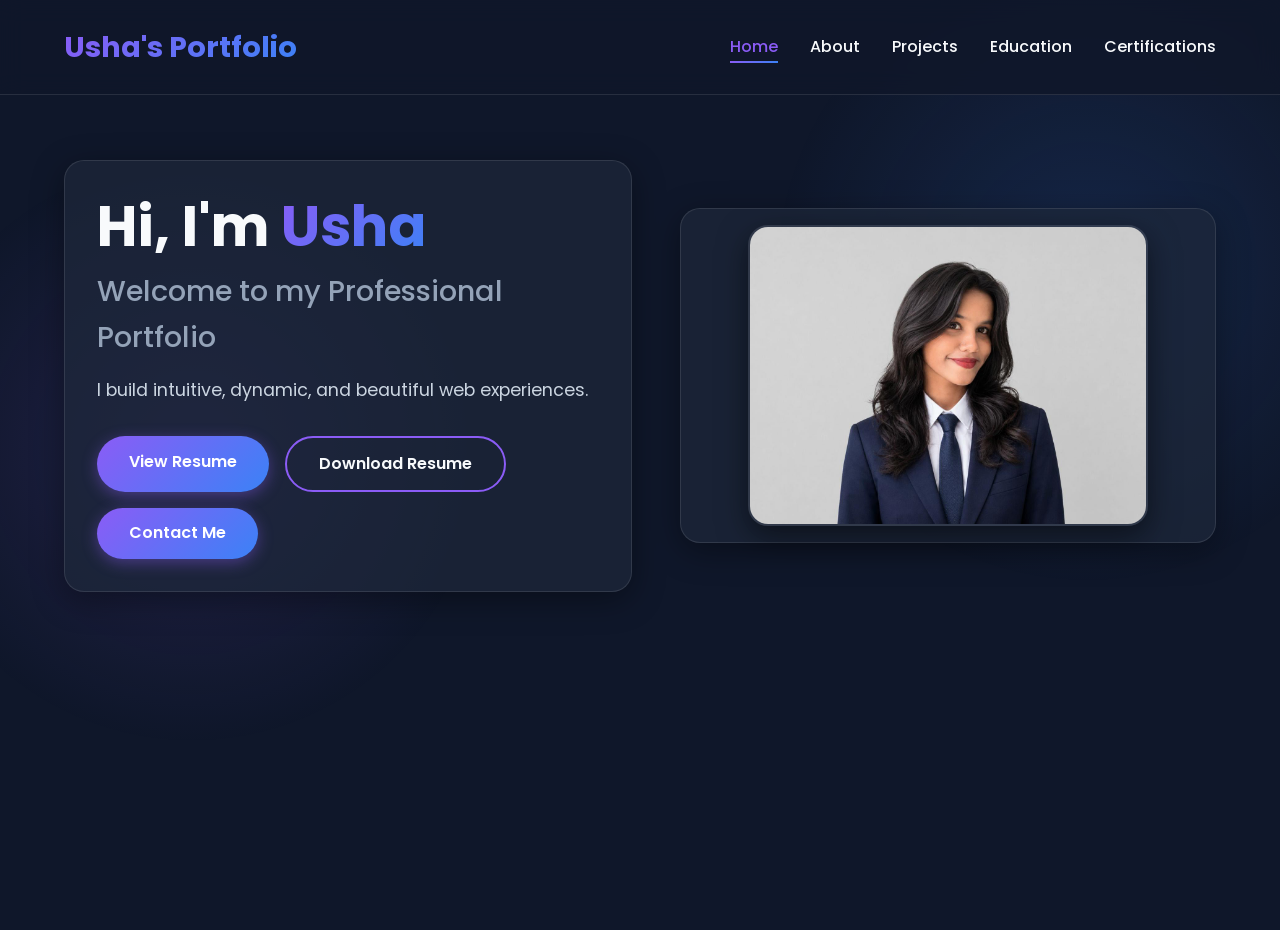
<file: index.html>
<!DOCTYPE html>
<html lang="en">
<head>
    <meta charset="UTF-8">
    <meta name="viewport" content="width=device-width, initial-scale=1.0">
    <title>Professional Portfolio | Home</title>
    <link rel="stylesheet" href="styles.css">
    <script src="script.js" defer></script>
</head>
<body>
    <div class="bg-animation"></div>
    
    <header>
        <a href="index.html" class="logo">Usha's Portfolio</a>
        <nav>
            <ul>
                <li><a href="index.html">Home</a></li>
                <li><a href="about.html">About</a></li>
                <li><a href="projects.html">Projects</a></li>
                <li><a href="education.html">Education</a></li>
                <li><a href="certifications.html">Certifications</a></li>
            </ul>
        </nav>
        <div class="hamburger">
            <div></div>
            <div></div>
            <div></div>
        </div>
    </header>

    <main class="page-container hero-section fade-in">
        <div class="hero-content">
            <div class="hero-text glass-card fade-in delay-1">
                <h1>Hi, I'm <span class="highlight">Usha</span></h1>
                <h2>Welcome to my Professional Portfolio</h2>
                <p>I build intuitive, dynamic, and beautiful web experiences.</p>
                
                <div class="hero-actions">
                    <a href="resume.jpeg" class="btn" target="_blank">View Resume</a>
                    <a href="resume.jpeg" class="btn btn-outline" download="Usha_Resume">Download Resume</a>
                    <a href="mailto:contact@example.com" class="btn">Contact Me</a>
                </div>
            </div>
            
            <div class="hero-image glass-card fade-in delay-2">
                <img src="photo.jpeg" alt="Usha's Profile Photo" />
            </div>
        </div>
    </main>
</body>
</html>
</file>
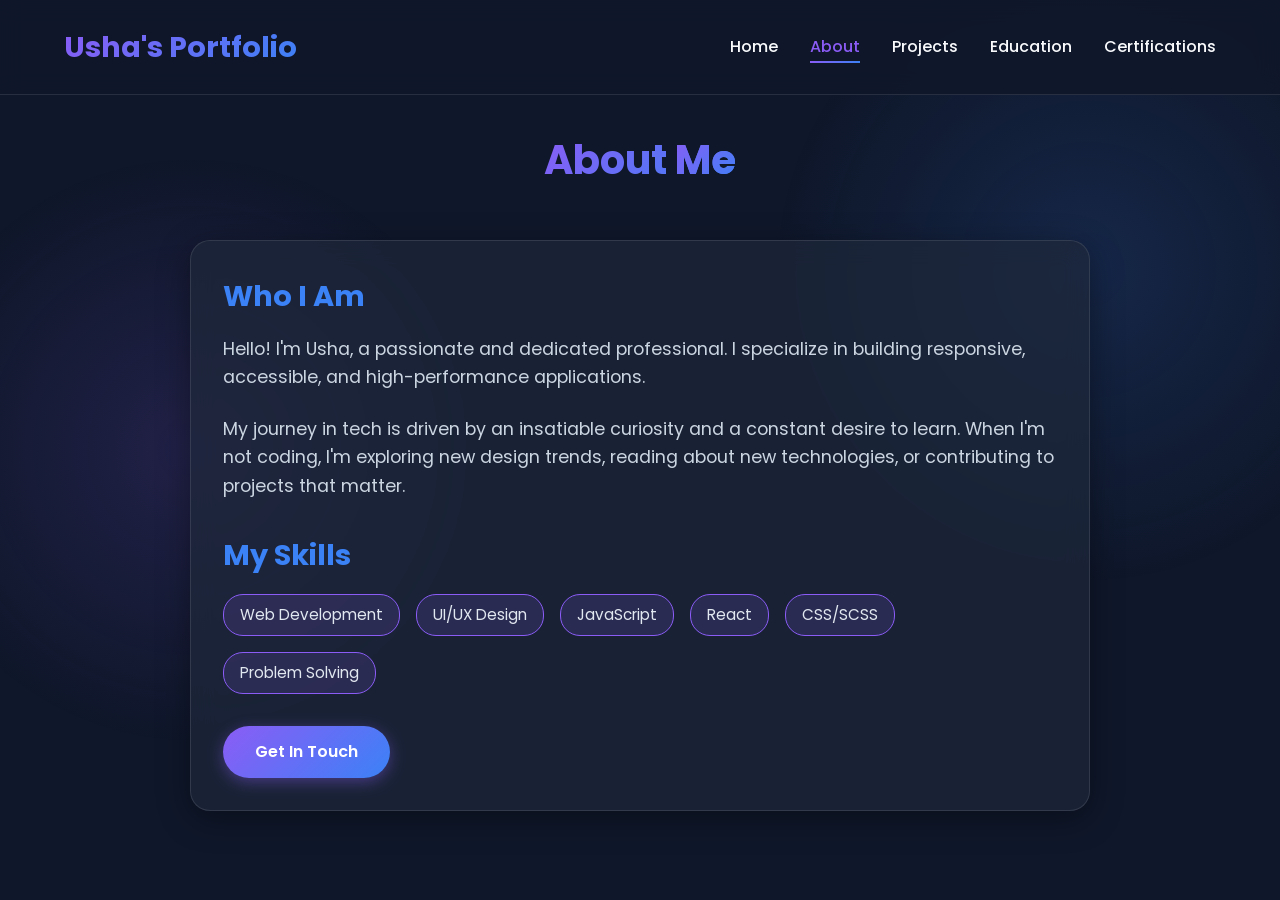
<file: about.html>
<!DOCTYPE html>
<html lang="en">
<head>
    <meta charset="UTF-8">
    <meta name="viewport" content="width=device-width, initial-scale=1.0">
    <title>Professional Portfolio | About</title>
    <link rel="stylesheet" href="styles.css">
    <script src="script.js" defer></script>
</head>
<body>
    <div class="bg-animation"></div>
    
    <header>
        <a href="index.html" class="logo">Usha's Portfolio</a>
        <nav>
            <ul>
                <li><a href="index.html">Home</a></li>
                <li><a href="about.html" class="active">About</a></li>
                <li><a href="projects.html">Projects</a></li>
                <li><a href="education.html">Education</a></li>
                <li><a href="certifications.html">Certifications</a></li>
            </ul>
        </nav>
        <div class="hamburger">
            <div></div>
            <div></div>
            <div></div>
        </div>
    </header>

    <main class="page-container fade-in">
        <h1 class="section-title">About <span class="highlight">Me</span></h1>
        
        <div class="about-content">
            <div class="about-text glass-card fade-in delay-1">
                <h3>Who I Am</h3>
                <p>Hello! I'm Usha, a passionate and dedicated professional. I specialize in building responsive, accessible, and high-performance applications.</p>
                <p>My journey in tech is driven by an insatiable curiosity and a constant desire to learn. When I'm not coding, I'm exploring new design trends, reading about new technologies, or contributing to projects that matter.</p>
                
                <div class="skills-section mt-4">
                    <h3>My Skills</h3>
                    <div class="skills-grid">
                        <span class="skill-tag">Web Development</span>
                        <span class="skill-tag">UI/UX Design</span>
                        <span class="skill-tag">JavaScript</span>
                        <span class="skill-tag">React</span>
                        <span class="skill-tag">CSS/SCSS</span>
                        <span class="skill-tag">Problem Solving</span>
                    </div>
                </div>
                
                <div class="mt-4">
                    <a href="mailto:contact@example.com" class="btn">Get In Touch</a>
                </div>
            </div>
        </div>
    </main>
</body>
</html>
</file>
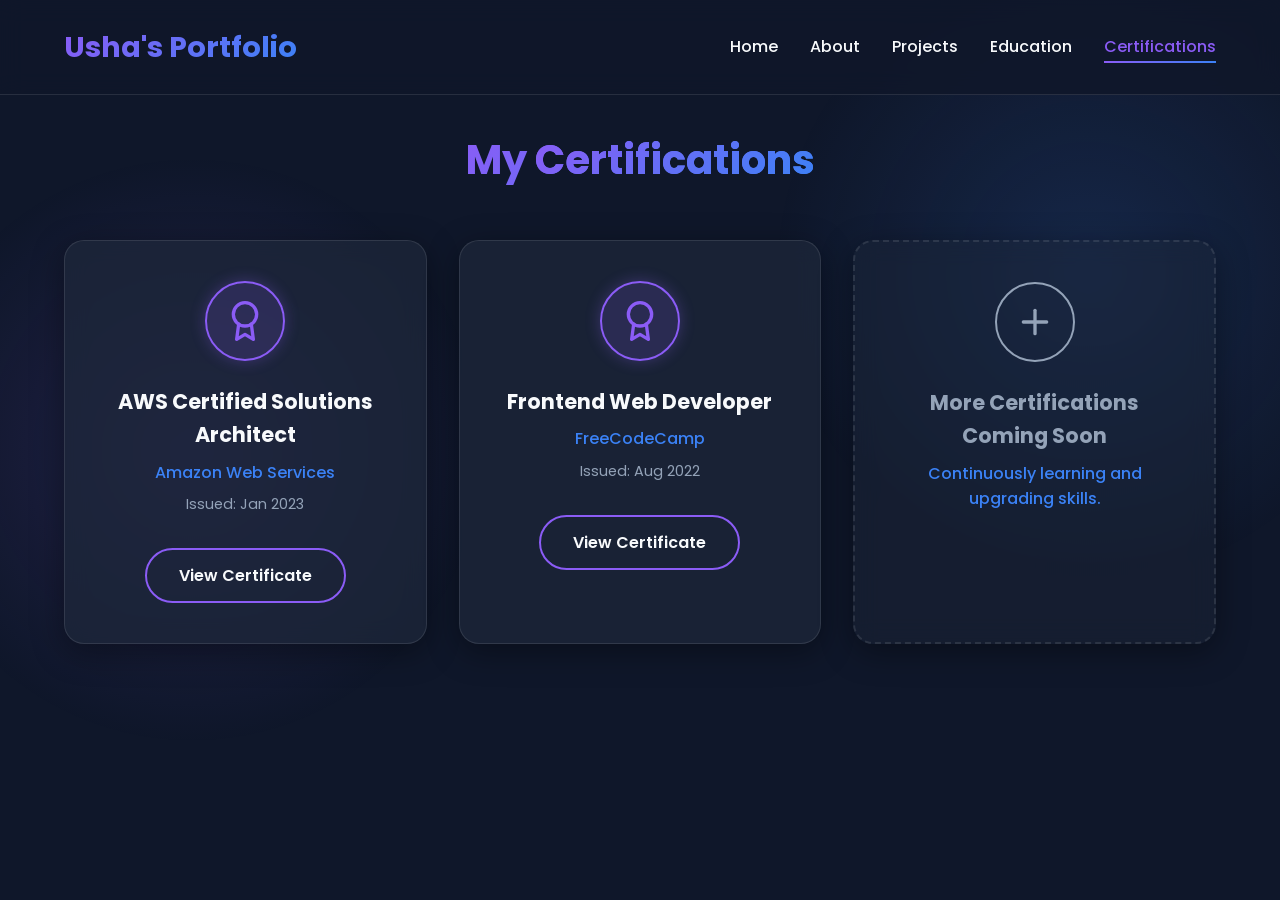
<file: certifications.html>
<!DOCTYPE html>
<html lang="en">
<head>
    <meta charset="UTF-8">
    <meta name="viewport" content="width=device-width, initial-scale=1.0">
    <title>Professional Portfolio | Certifications</title>
    <link rel="stylesheet" href="styles.css">
    <script src="script.js" defer></script>
</head>
<body>
    <div class="bg-animation"></div>
    
    <header>
        <a href="index.html" class="logo">Usha's Portfolio</a>
        <nav>
            <ul>
                <li><a href="index.html">Home</a></li>
                <li><a href="about.html">About</a></li>
                <li><a href="projects.html">Projects</a></li>
                <li><a href="education.html">Education</a></li>
                <li><a href="certifications.html" class="active">Certifications</a></li>
            </ul>
        </nav>
        <div class="hamburger">
            <div></div>
            <div></div>
            <div></div>
        </div>
    </header>

    <main class="page-container fade-in">
        <h1 class="section-title">My <span class="highlight">Certifications</span></h1>
        
        <div class="certifications-grid">
            <!-- Certification 1 -->
            <div class="glass-card cert-card fade-in delay-1">
                <div class="cert-icon">
                    <svg viewBox="0 0 24 24" width="40" height="40" stroke="currentColor" stroke-width="2" fill="none" stroke-linecap="round" stroke-linejoin="round">
                        <circle cx="12" cy="8" r="7"></circle>
                        <polyline points="8.21 13.89 7 23 12 20 17 23 15.79 13.88"></polyline>
                    </svg>
                </div>
                <h3>AWS Certified Solutions Architect</h3>
                <p>Amazon Web Services</p>
                <div class="cert-date">Issued: Jan 2023</div>
                <div class="cert-actions mt-4">
                    <a href="#" class="btn btn-outline">View Certificate</a>
                </div>
            </div>

            <!-- Certification 2 -->
            <div class="glass-card cert-card fade-in delay-2">
                <div class="cert-icon">
                    <svg viewBox="0 0 24 24" width="40" height="40" stroke="currentColor" stroke-width="2" fill="none" stroke-linecap="round" stroke-linejoin="round">
                        <circle cx="12" cy="8" r="7"></circle>
                        <polyline points="8.21 13.89 7 23 12 20 17 23 15.79 13.88"></polyline>
                    </svg>
                </div>
                <h3>Frontend Web Developer</h3>
                <p>FreeCodeCamp</p>
                <div class="cert-date">Issued: Aug 2022</div>
                <div class="cert-actions mt-4">
                    <a href="#" class="btn btn-outline">View Certificate</a>
                </div>
            </div>
            
            <!-- Certification Placeholder -->
            <div class="glass-card cert-card cert-placeholder fade-in delay-3">
                <div class="cert-icon">
                    <svg viewBox="0 0 24 24" width="40" height="40" stroke="currentColor" stroke-width="2" fill="none" stroke-linecap="round" stroke-linejoin="round">
                        <line x1="12" y1="5" x2="12" y2="19"></line>
                        <line x1="5" y1="12" x2="19" y2="12"></line>
                    </svg>
                </div>
                <h3>More Certifications Coming Soon</h3>
                <p>Continuously learning and upgrading skills.</p>
            </div>
        </div>
    </main>
</body>
</html>
</file>
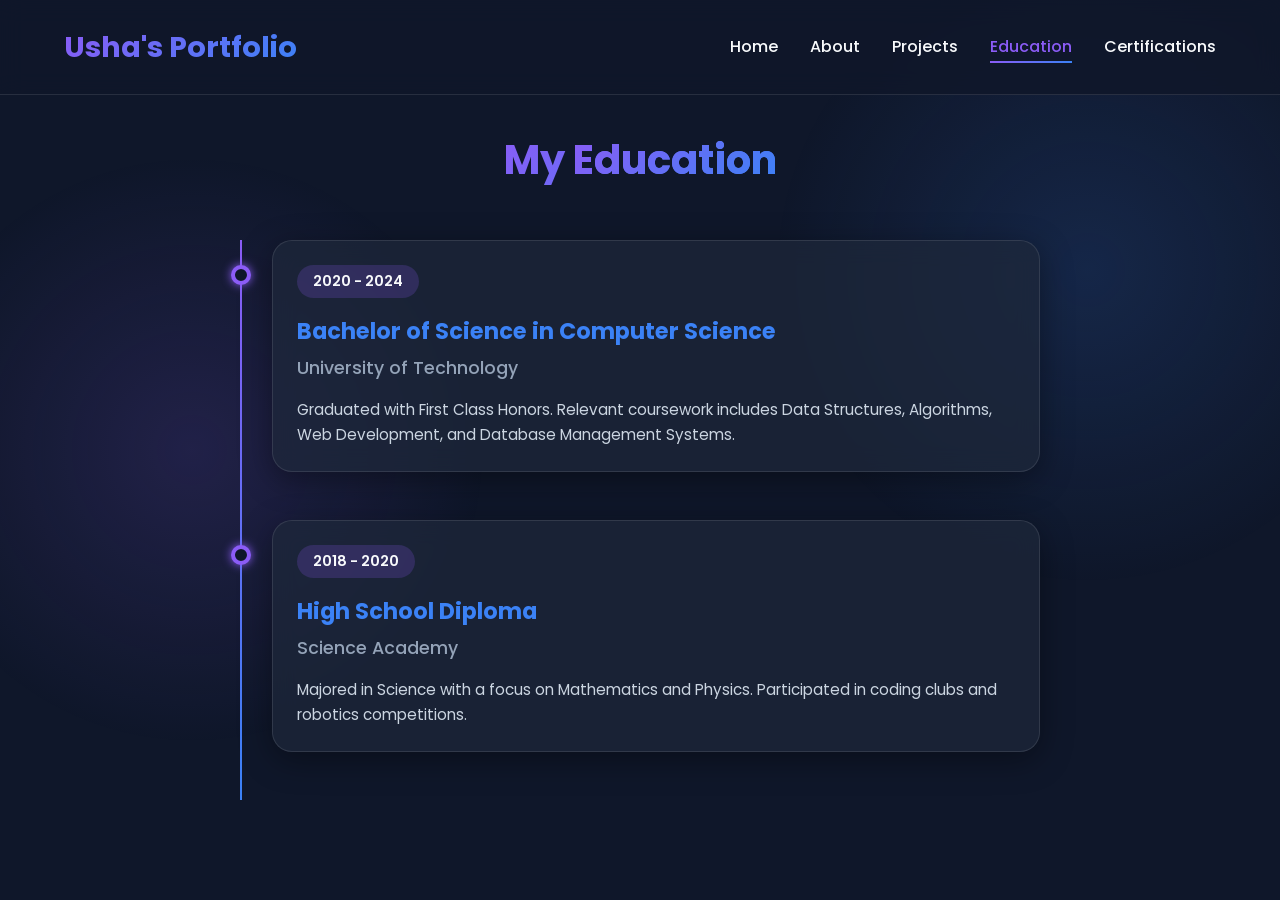
<file: education.html>
<!DOCTYPE html>
<html lang="en">
<head>
    <meta charset="UTF-8">
    <meta name="viewport" content="width=device-width, initial-scale=1.0">
    <title>Professional Portfolio | Education</title>
    <link rel="stylesheet" href="styles.css">
    <script src="script.js" defer></script>
</head>
<body>
    <div class="bg-animation"></div>
    
    <header>
        <a href="index.html" class="logo">Usha's Portfolio</a>
        <nav>
            <ul>
                <li><a href="index.html">Home</a></li>
                <li><a href="about.html">About</a></li>
                <li><a href="projects.html">Projects</a></li>
                <li><a href="education.html" class="active">Education</a></li>
                <li><a href="certifications.html">Certifications</a></li>
            </ul>
        </nav>
        <div class="hamburger">
            <div></div>
            <div></div>
            <div></div>
        </div>
    </header>

    <main class="page-container fade-in">
        <h1 class="section-title">My <span class="highlight">Education</span></h1>
        
        <div class="timeline">
            <!-- Education Item 1 -->
            <div class="timeline-item glass-card fade-in delay-1">
                <div class="timeline-dot"></div>
                <div class="timeline-date">2020 - 2024</div>
                <div class="timeline-content">
                    <h3>Bachelor of Science in Computer Science</h3>
                    <h4>University of Technology</h4>
                    <p>Graduated with First Class Honors. Relevant coursework includes Data Structures, Algorithms, Web Development, and Database Management Systems.</p>
                </div>
            </div>

            <!-- Education Item 2 -->
            <div class="timeline-item glass-card fade-in delay-2">
                <div class="timeline-dot"></div>
                <div class="timeline-date">2018 - 2020</div>
                <div class="timeline-content">
                    <h3>High School Diploma</h3>
                    <h4>Science Academy</h4>
                    <p>Majored in Science with a focus on Mathematics and Physics. Participated in coding clubs and robotics competitions.</p>
                </div>
            </div>
        </div>
    </main>
</body>
</html>
</file>
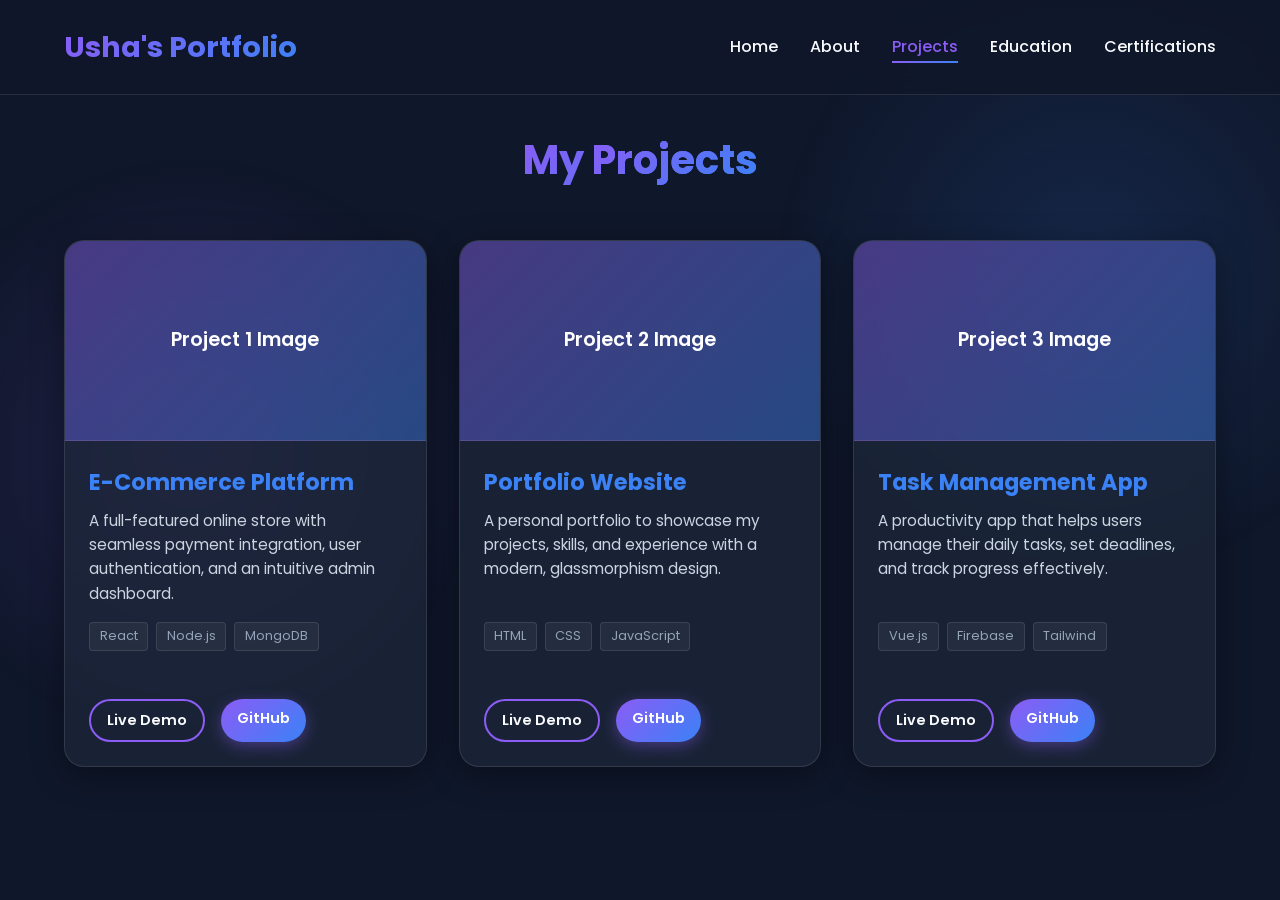
<file: projects.html>
<!DOCTYPE html>
<html lang="en">
<head>
    <meta charset="UTF-8">
    <meta name="viewport" content="width=device-width, initial-scale=1.0">
    <title>Professional Portfolio | Projects</title>
    <link rel="stylesheet" href="styles.css">
    <script src="script.js" defer></script>
</head>
<body>
    <div class="bg-animation"></div>
    
    <header>
        <a href="index.html" class="logo">Usha's Portfolio</a>
        <nav>
            <ul>
                <li><a href="index.html">Home</a></li>
                <li><a href="about.html">About</a></li>
                <li><a href="projects.html" class="active">Projects</a></li>
                <li><a href="education.html">Education</a></li>
                <li><a href="certifications.html">Certifications</a></li>
            </ul>
        </nav>
        <div class="hamburger">
            <div></div>
            <div></div>
            <div></div>
        </div>
    </header>

    <main class="page-container fade-in">
        <h1 class="section-title">My <span class="highlight">Projects</span></h1>
        
        <div class="projects-grid">
            <!-- Project 1 -->
            <div class="glass-card project-card fade-in delay-1">
                <div class="project-image placeholder-img">
                    <span>Project 1 Image</span>
                </div>
                <div class="project-info">
                    <h3>E-Commerce Platform</h3>
                    <p>A full-featured online store with seamless payment integration, user authentication, and an intuitive admin dashboard.</p>
                    <div class="project-tech">
                        <span>React</span>
                        <span>Node.js</span>
                        <span>MongoDB</span>
                    </div>
                    <div class="project-links mt-4">
                        <a href="#" class="btn btn-outline">Live Demo</a>
                        <a href="#" class="btn">GitHub</a>
                    </div>
                </div>
            </div>

            <!-- Project 2 -->
            <div class="glass-card project-card fade-in delay-2">
                <div class="project-image placeholder-img">
                    <span>Project 2 Image</span>
                </div>
                <div class="project-info">
                    <h3>Portfolio Website</h3>
                    <p>A personal portfolio to showcase my projects, skills, and experience with a modern, glassmorphism design.</p>
                    <div class="project-tech">
                        <span>HTML</span>
                        <span>CSS</span>
                        <span>JavaScript</span>
                    </div>
                    <div class="project-links mt-4">
                        <a href="#" class="btn btn-outline">Live Demo</a>
                        <a href="#" class="btn">GitHub</a>
                    </div>
                </div>
            </div>

            <!-- Project 3 -->
            <div class="glass-card project-card fade-in delay-3">
                <div class="project-image placeholder-img">
                    <span>Project 3 Image</span>
                </div>
                <div class="project-info">
                    <h3>Task Management App</h3>
                    <p>A productivity app that helps users manage their daily tasks, set deadlines, and track progress effectively.</p>
                    <div class="project-tech">
                        <span>Vue.js</span>
                        <span>Firebase</span>
                        <span>Tailwind</span>
                    </div>
                    <div class="project-links mt-4">
                        <a href="#" class="btn btn-outline">Live Demo</a>
                        <a href="#" class="btn">GitHub</a>
                    </div>
                </div>
            </div>
        </div>
    </main>
</body>
</html>
</file>
<file: styles.css>
@import url('https://fonts.googleapis.com/css2?family=Poppins:wght@300;400;500;600;700&display=swap');

:root {
  --bg-color: #0f172a;
  --text-color: #f8fafc;
  --text-muted: #94a3b8;
  --card-bg: rgba(30, 41, 59, 0.7);
  --primary: #8b5cf6;
  --secondary: #3b82f6;
  --accent-gradient: linear-gradient(135deg, var(--primary), var(--secondary));
  --border-color: rgba(255, 255, 255, 0.1);
  --glass-shadow: 0 8px 32px 0 rgba(0, 0, 0, 0.37);
  --glass-blur: blur(12px);
}

* {
  margin: 0;
  padding: 0;
  box-sizing: border-box;
  font-family: 'Poppins', sans-serif;
}

body {
  background-color: var(--bg-color);
  color: var(--text-color);
  overflow-x: hidden;
  line-height: 1.6;
}

/* Background Animation */
.bg-animation {
  position: fixed;
  top: 0;
  left: 0;
  width: 100vw;
  height: 100vh;
  z-index: -1;
  background: radial-gradient(circle at 15% 50%, rgba(139, 92, 246, 0.15), transparent 25%),
              radial-gradient(circle at 85% 30%, rgba(59, 130, 246, 0.15), transparent 25%);
  animation: pulseBg 10s infinite alternate;
}

@keyframes pulseBg {
  0% { transform: scale(1); }
  100% { transform: scale(1.1); }
}

/* Navbar */
header {
  position: fixed;
  top: 0;
  width: 100%;
  padding: 1.5rem 5%;
  display: flex;
  justify-content: space-between;
  align-items: center;
  z-index: 1000;
  background: rgba(15, 23, 42, 0.8);
  backdrop-filter: var(--glass-blur);
  border-bottom: 1px solid var(--border-color);
  transition: padding 0.3s ease;
}

header.scrolled {
  padding: 1rem 5%;
}

.logo {
  font-size: 1.8rem;
  font-weight: 700;
  background: var(--accent-gradient);
  -webkit-background-clip: text;
  -webkit-text-fill-color: transparent;
  text-decoration: none;
}

nav ul {
  display: flex;
  list-style: none;
  gap: 2rem;
}

nav a {
  color: var(--text-color);
  text-decoration: none;
  font-weight: 500;
  position: relative;
  transition: color 0.3s;
}

nav a:hover, nav a.active {
  color: var(--primary);
}

nav a::after {
  content: '';
  position: absolute;
  width: 0;
  height: 2px;
  background: var(--accent-gradient);
  bottom: -5px;
  left: 0;
  transition: width 0.3s ease;
}

nav a:hover::after, nav a.active::after {
  width: 100%;
}

.hamburger {
  display: none;
  cursor: pointer;
  flex-direction: column;
  gap: 5px;
}

.hamburger div {
  width: 25px;
  height: 3px;
  background-color: var(--text-color);
  transition: 0.3s;
}

/* Page Layout */
.page-container {
  min-height: 100vh;
  padding: 8rem 5% 4rem;
  display: flex;
  flex-direction: column;
  align-items: center;
}

.section-title {
  font-size: 2.5rem;
  margin-bottom: 3rem;
  text-align: center;
  background: var(--accent-gradient);
  -webkit-background-clip: text;
  -webkit-text-fill-color: transparent;
}

/* Buttons */
.btn {
  display: inline-block;
  padding: 0.8rem 2rem;
  border-radius: 30px;
  background: var(--accent-gradient);
  color: white;
  text-decoration: none;
  font-weight: 600;
  border: none;
  cursor: pointer;
  transition: transform 0.3s, box-shadow 0.3s;
  box-shadow: 0 4px 15px rgba(139, 92, 246, 0.4);
}

.btn:hover {
  transform: translateY(-3px);
  box-shadow: 0 8px 25px rgba(139, 92, 246, 0.6);
}

.btn-outline {
  background: transparent;
  border: 2px solid var(--primary);
  color: var(--text-color);
  box-shadow: none;
}

.btn-outline:hover {
  background: var(--accent-gradient);
  border-color: transparent;
  color: white;
}

/* Cards & Glassmorphism */
.glass-card {
  background: var(--card-bg);
  backdrop-filter: var(--glass-blur);
  border: 1px solid var(--border-color);
  border-radius: 20px;
  padding: 2rem;
  box-shadow: var(--glass-shadow);
  transition: transform 0.3s ease;
}

.glass-card:hover {
  transform: translateY(-10px);
}

/* Animations */
.fade-in {
  opacity: 0;
  transform: translateY(30px);
  animation: fadeIn 0.8s forwards;
}

@keyframes fadeIn {
  to {
    opacity: 1;
    transform: translateY(0);
  }
}

.delay-1 { animation-delay: 0.2s; }
.delay-2 { animation-delay: 0.4s; }
.delay-3 { animation-delay: 0.6s; }

/* Responsive */
@media (max-width: 768px) {
  .hamburger {
    display: flex;
  }
  
  nav ul {
    position: fixed;
    top: 70px;
    right: -100%;
    flex-direction: column;
    background: var(--card-bg);
    backdrop-filter: var(--glass-blur);
    width: 100%;
    text-align: center;
    padding: 2rem 0;
    transition: right 0.3s ease;
    border-bottom: 1px solid var(--border-color);
  }
  
  nav ul.show {
    right: 0;
  }
}

/* Hero Section */
.hero-content {
  display: flex;
  align-items: center;
  justify-content: space-between;
  gap: 3rem;
  width: 100%;
  max-width: 1200px;
  margin-top: 2rem;
}

.hero-text {
  flex: 1;
}

.hero-text h1 {
  font-size: 3.5rem;
  margin-bottom: 0.5rem;
  line-height: 1.2;
}

.highlight {
  background: var(--accent-gradient);
  -webkit-background-clip: text;
  -webkit-text-fill-color: transparent;
}

.hero-text h2 {
  font-size: 1.8rem;
  color: var(--text-muted);
  margin-bottom: 1rem;
  font-weight: 500;
}

.hero-text p {
  font-size: 1.1rem;
  margin-bottom: 2rem;
  color: #cbd5e1;
}

.hero-actions {
  display: flex;
  gap: 1rem;
  flex-wrap: wrap;
}

.hero-image {
  flex: 1;
  display: flex;
  justify-content: center;
  align-items: center;
  padding: 1rem;
}

.hero-image img {
  width: 100%;
  max-width: 400px;
  border-radius: 20px;
  object-fit: cover;
  box-shadow: 0 10px 30px rgba(0, 0, 0, 0.5);
  border: 2px solid var(--border-color);
  transition: transform 0.3s ease;
}

.hero-image img:hover {
  transform: scale(1.02);
}

@media (max-width: 900px) {
  .hero-content {
    flex-direction: column-reverse;
    text-align: center;
  }
  
  .hero-actions {
    justify-content: center;
  }
}

/* About Section */
.about-content {
  width: 100%;
  max-width: 900px;
}

.about-text h3 {
  font-size: 1.8rem;
  color: var(--secondary);
  margin-bottom: 1rem;
}

.about-text p {
  font-size: 1.1rem;
  color: #cbd5e1;
  margin-bottom: 1.5rem;
}

.mt-4 {
  margin-top: 2rem;
}

.skills-grid {
  display: flex;
  flex-wrap: wrap;
  gap: 1rem;
  margin-top: 1rem;
}

.skill-tag {
  background: rgba(139, 92, 246, 0.15);
  border: 1px solid var(--primary);
  color: #e2e8f0;
  padding: 0.5rem 1rem;
  border-radius: 20px;
  font-size: 0.95rem;
  transition: all 0.3s;
}

.skill-tag:hover {
  background: var(--primary);
  color: white;
  transform: translateY(-2px);
}

/* Projects Section */
.projects-grid {
  display: grid;
  grid-template-columns: repeat(auto-fit, minmax(300px, 1fr));
  gap: 2rem;
  width: 100%;
  max-width: 1200px;
}

.project-card {
  padding: 0;
  overflow: hidden;
  display: flex;
  flex-direction: column;
}

.project-image {
  width: 100%;
  height: 200px;
  background: rgba(0,0,0,0.2);
  display: flex;
  align-items: center;
  justify-content: center;
  border-bottom: 1px solid var(--border-color);
}

.placeholder-img {
  background: linear-gradient(135deg, rgba(139, 92, 246, 0.4), rgba(59, 130, 246, 0.4));
  color: white;
  font-weight: 600;
  font-size: 1.2rem;
}

.project-info {
  padding: 1.5rem;
  display: flex;
  flex-direction: column;
  flex: 1;
}

.project-info h3 {
  font-size: 1.4rem;
  margin-bottom: 0.5rem;
  color: var(--secondary);
}

.project-info p {
  color: #cbd5e1;
  margin-bottom: 1rem;
  font-size: 0.95rem;
  flex: 1;
}

.project-tech {
  display: flex;
  flex-wrap: wrap;
  gap: 0.5rem;
  margin-bottom: 1rem;
}

.project-tech span {
  font-size: 0.8rem;
  padding: 0.2rem 0.6rem;
  background: rgba(255,255,255,0.05);
  border: 1px solid rgba(255,255,255,0.1);
  border-radius: 4px;
  color: #94a3b8;
}

.project-links {
  display: flex;
  gap: 1rem;
}

.project-links .btn {
  padding: 0.5rem 1rem;
  font-size: 0.9rem;
}

/* Timeline / Education Section */
.timeline {
  width: 100%;
  max-width: 800px;
  position: relative;
  padding-left: 2rem;
}

.timeline::before {
  content: '';
  position: absolute;
  left: 0;
  top: 0;
  height: 100%;
  width: 2px;
  background: var(--accent-gradient);
}

.timeline-item {
  position: relative;
  margin-bottom: 3rem;
  padding: 1.5rem;
}

.timeline-dot {
  position: absolute;
  left: -2.6rem;
  top: 1.5rem;
  width: 20px;
  height: 20px;
  border-radius: 50%;
  background: var(--bg-color);
  border: 4px solid var(--primary);
  box-shadow: 0 0 10px var(--primary);
}

.timeline-date {
  display: inline-block;
  padding: 0.3rem 1rem;
  background: rgba(139, 92, 246, 0.2);
  color: var(--text-color);
  border-radius: 20px;
  font-size: 0.9rem;
  font-weight: 600;
  margin-bottom: 1rem;
}

.timeline-content h3 {
  font-size: 1.4rem;
  color: var(--secondary);
  margin-bottom: 0.3rem;
}

.timeline-content h4 {
  font-size: 1.1rem;
  color: var(--text-muted);
  margin-bottom: 1rem;
  font-weight: 500;
}

.timeline-content p {
  color: #cbd5e1;
  font-size: 0.95rem;
}

/* Certifications Section */
.certifications-grid {
  display: grid;
  grid-template-columns: repeat(auto-fit, minmax(280px, 1fr));
  gap: 2rem;
  width: 100%;
  max-width: 1200px;
}

.cert-card {
  display: flex;
  flex-direction: column;
  align-items: center;
  text-align: center;
  padding: 2.5rem 2rem;
}

.cert-icon {
  width: 80px;
  height: 80px;
  border-radius: 50%;
  background: rgba(139, 92, 246, 0.15);
  display: flex;
  align-items: center;
  justify-content: center;
  color: var(--primary);
  margin-bottom: 1.5rem;
  border: 2px solid var(--primary);
  box-shadow: 0 0 15px rgba(139, 92, 246, 0.3);
}

.cert-card h3 {
  font-size: 1.3rem;
  color: var(--text-color);
  margin-bottom: 0.5rem;
}

.cert-card p {
  color: var(--secondary);
  font-weight: 500;
  margin-bottom: 0.5rem;
}

.cert-date {
  font-size: 0.9rem;
  color: var(--text-muted);
}

.cert-placeholder {
  border: 2px dashed var(--border-color);
  background: rgba(30, 41, 59, 0.4);
}

.cert-placeholder .cert-icon {
  background: transparent;
  color: var(--text-muted);
  border-color: var(--text-muted);
  box-shadow: none;
}

.cert-placeholder h3 {
  color: var(--text-muted);
}
</file>
